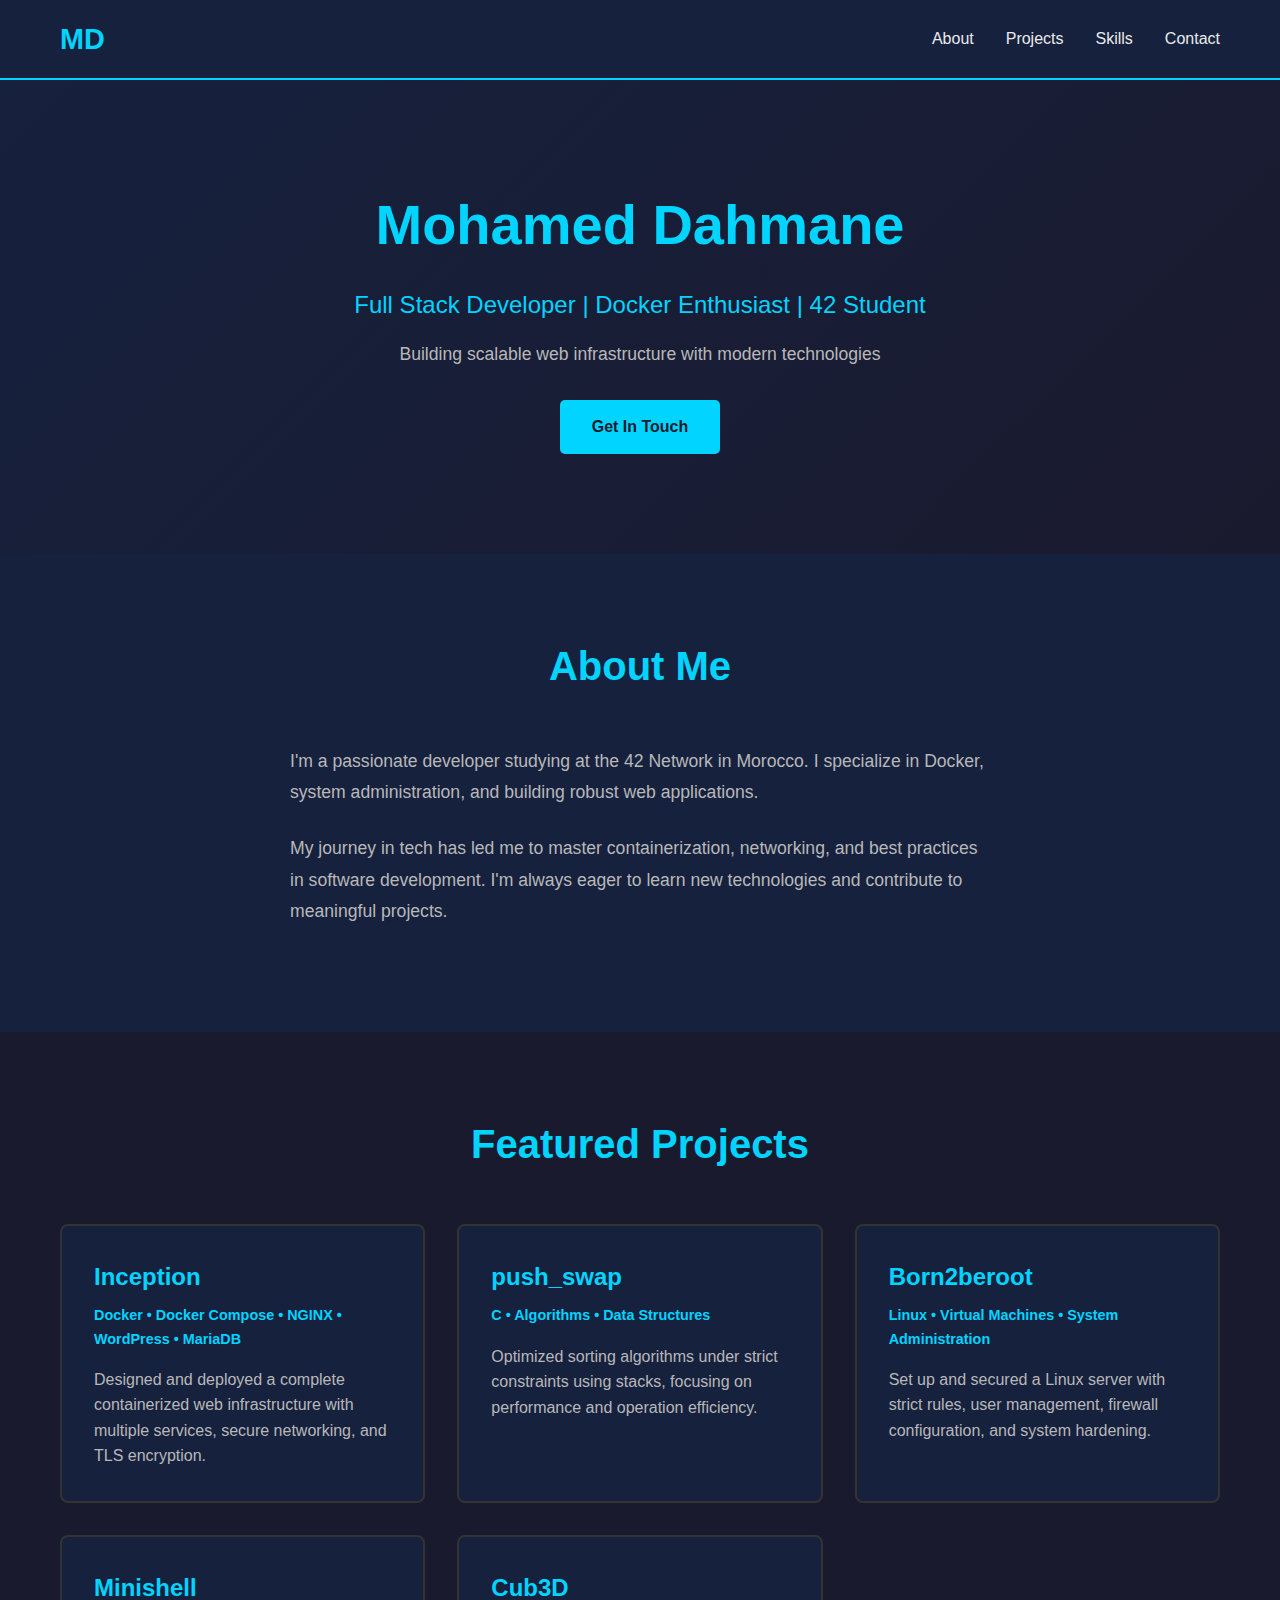
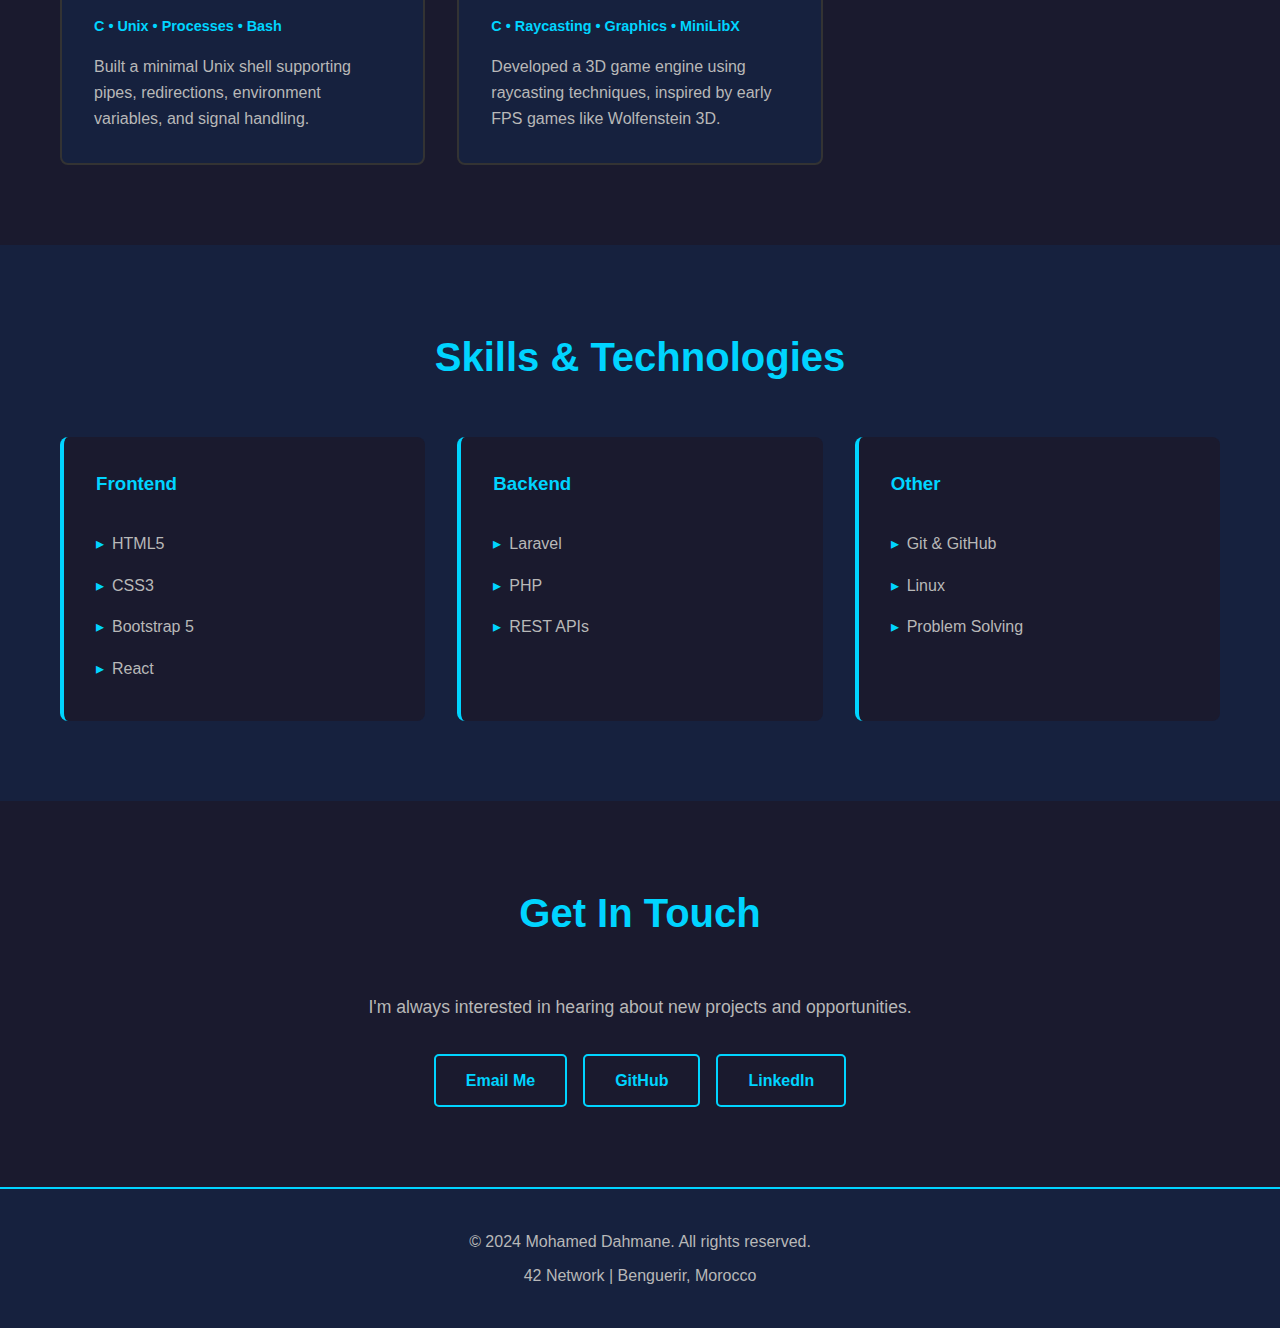
<file: srcs/requirements/static/html/index.html>
<!DOCTYPE html>
<html lang="en">
<head>
    <meta charset="UTF-8">
    <meta name="viewport" content="width=device-width, initial-scale=1.0">
    <title>Mohamed Dahmane - Portfolio</title>
    <link rel="stylesheet" href="style.css">
</head>
<body>
    <header>
        <nav class="navbar">
            <div class="container">
                <div class="logo">MD</div>
                <ul class="nav-links">
                    <li><a href="#about">About</a></li>
                    <li><a href="#projects">Projects</a></li>
                    <li><a href="#skills">Skills</a></li>
                    <li><a href="#contact">Contact</a></li>
                </ul>
            </div>
        </nav>
    </header>

    <main>
        <!-- Hero Section -->
        <section class="hero">
            <div class="container">
                <div class="hero-content">
                    <h1>Mohamed Dahmane</h1>
                    <p class="subtitle">Full Stack Developer | Docker Enthusiast | 42 Student</p>
                    <p class="description">Building scalable web infrastructure with modern technologies</p>
                    <a href="#contact" class="btn btn-primary">Get In Touch</a>
                </div>
            </div>
        </section>

        <!-- About Section -->
        <section id="about" class="about">
            <div class="container">
                <h2>About Me</h2>
                <div class="about-content">
                    <p>
                        I'm a passionate developer studying at the 42 Network in Morocco. 
                        I specialize in Docker, system administration, and building robust web applications.
                    </p>
                    <p>
                        My journey in tech has led me to master containerization, networking, 
                        and best practices in software development. I'm always eager to learn new technologies 
                        and contribute to meaningful projects.
                    </p>
                </div>
            </div>
        </section>

        <!-- Projects Section -->
        <section id="projects" class="projects">
            <div class="container">
                <h2>Featured Projects</h2>
                <div class="projects-grid">
                    <div class="project-card">
                        <h3>Inception</h3>
                        <p class="tech">Docker • Docker Compose • NGINX • WordPress • MariaDB</p>
                        <p>
                            Designed and deployed a complete containerized web infrastructure
                            with multiple services, secure networking, and TLS encryption.
                        </p>
                    </div>

                    <div class="project-card">
                        <h3>push_swap</h3>
                        <p class="tech">C • Algorithms • Data Structures</p>
                        <p>
                            Optimized sorting algorithms under strict constraints using stacks,
                            focusing on performance and operation efficiency.
                        </p>
                    </div>

                    <div class="project-card">
                        <h3>Born2beroot</h3>
                        <p class="tech">Linux • Virtual Machines • System Administration</p>
                        <p>
                            Set up and secured a Linux server with strict rules, user management,
                            firewall configuration, and system hardening.
                        </p>
                    </div>

                    <div class="project-card">
                        <h3>Minishell</h3>
                        <p class="tech">C • Unix • Processes • Bash</p>
                        <p>
                            Built a minimal Unix shell supporting pipes, redirections,
                            environment variables, and signal handling.
                        </p>
                    </div>

                    <div class="project-card">
                        <h3>Cub3D</h3>
                        <p class="tech">C • Raycasting • Graphics • MiniLibX</p>
                        <p>
                            Developed a 3D game engine using raycasting techniques,
                            inspired by early FPS games like Wolfenstein 3D.
                        </p>
                    </div>
                </div>
            </div>
        </section>


        <!-- Skills Section -->
        <section id="skills" class="skills">
            <div class="container">
                <h2>Skills & Technologies</h2>
                <div class="skills-grid">
                    <div class="skill-category">
                        <h3>Frontend</h3>
                        <ul>
                            <li>HTML5</li>
                            <li>CSS3</li>
                            <li>Bootstrap 5</li>
                            <li>React</li>
                        </ul>
                    </div>

                    <div class="skill-category">
                        <h3>Backend</h3>
                        <ul>
                            <li>Laravel</li>
                            <li>PHP</li>
                            <li>REST APIs</li>
                        </ul>
                    </div>

                    <div class="skill-category">
                        <h3>Other</h3>
                        <ul>
                            <li>Git & GitHub</li>
                            <li>Linux</li>
                            <li>Problem Solving</li>
                        </ul>
                    </div>
                </div>
            </div>
        </section>


        <!-- Contact Section -->
        <section id="contact" class="contact">
            <div class="container">
                <h2>Get In Touch</h2>
                <div class="contact-content">
                    <p>I'm always interested in hearing about new projects and opportunities.</p>
                    <div class="contact-links">
                        <a href="mailto:mohdahma@student.42.fr" class="btn btn-secondary">Email Me</a>
                        <a href="https://github.com" class="btn btn-secondary">GitHub</a>
                        <a href="https://linkedin.com" class="btn btn-secondary">LinkedIn</a>
                    </div>
                </div>
            </div>
        </section>
    </main>

    <footer>
        <div class="container">
            <p>&copy; 2024 Mohamed Dahmane. All rights reserved.</p>
            <p>42 Network | Benguerir, Morocco</p>
        </div>
    </footer>
</body>
</html>
</file>
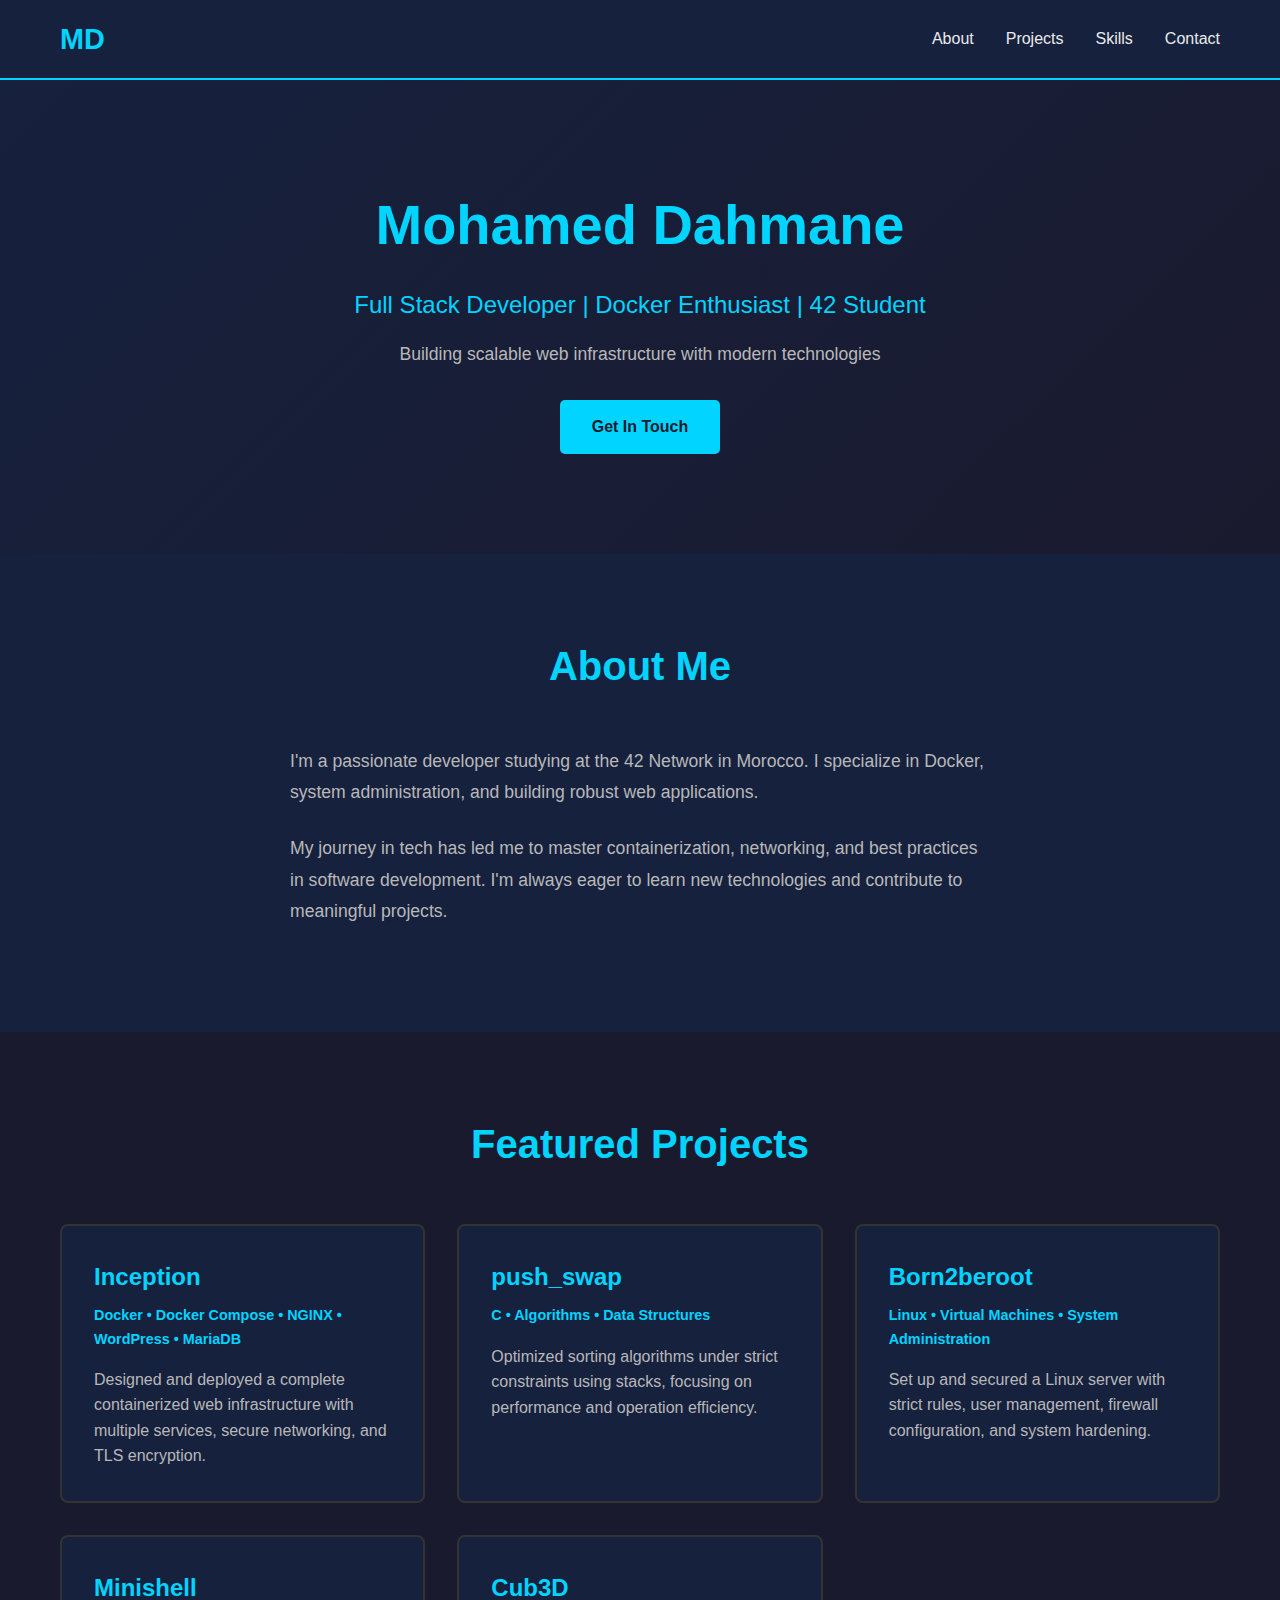
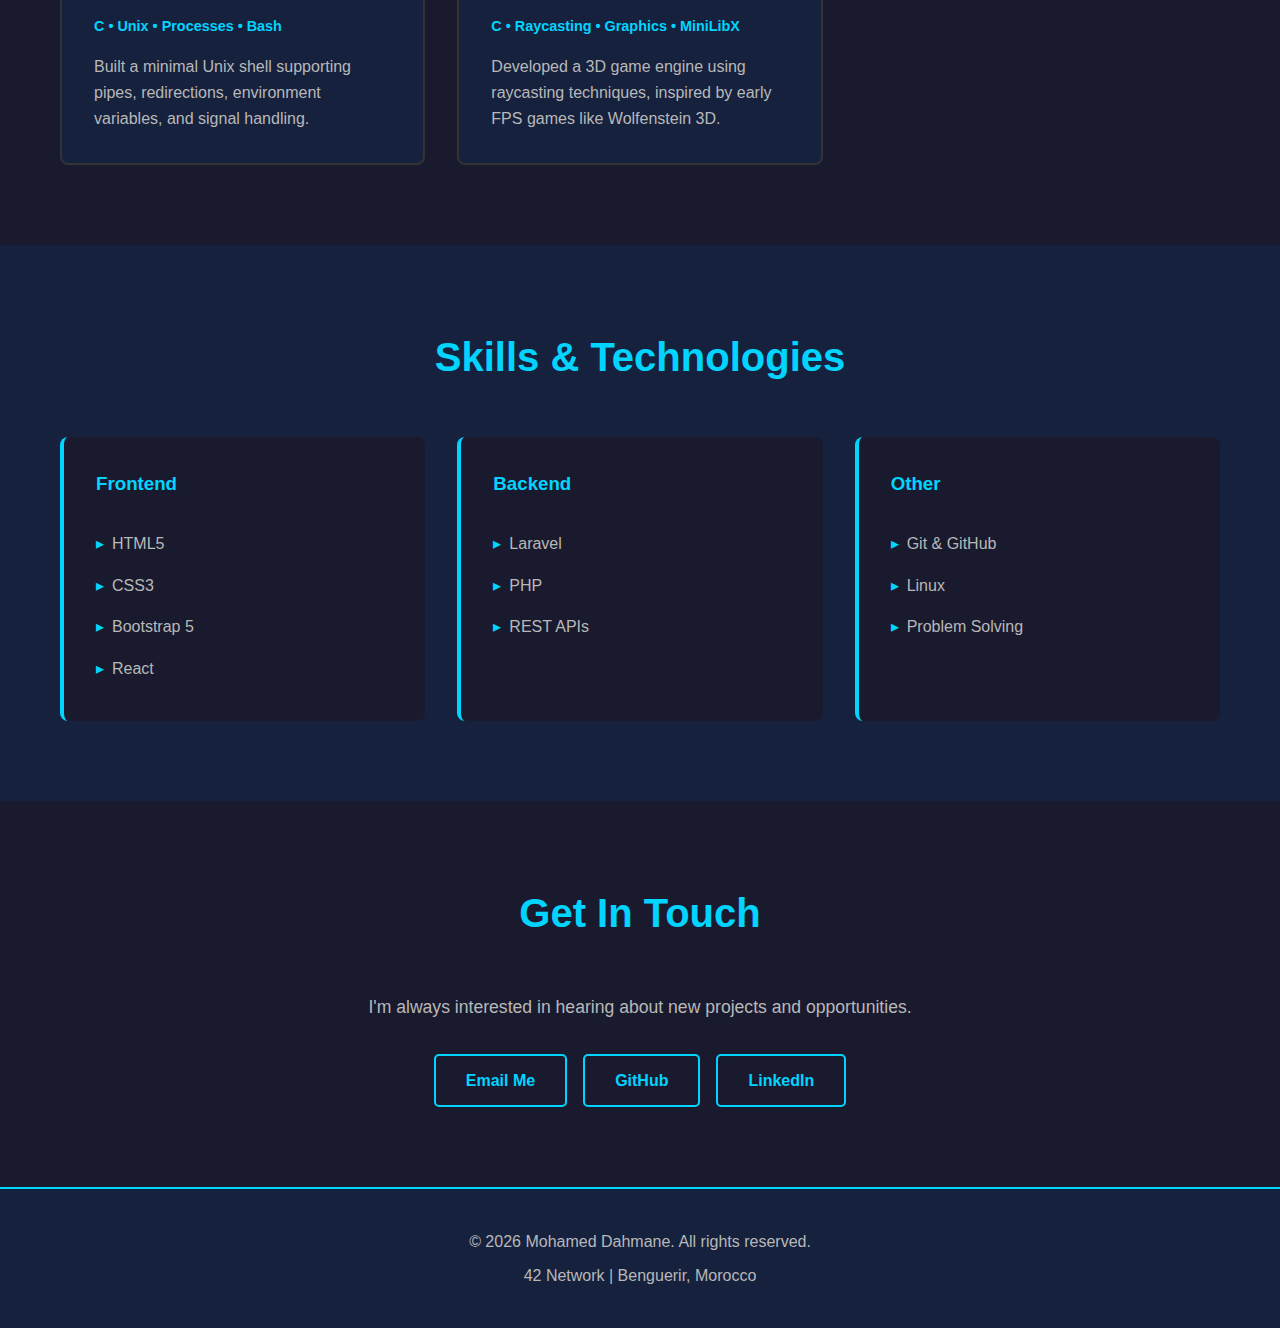
<file: srcs/requirements/bonus/static/html/index.html>
<!DOCTYPE html>
<html lang="en">
<head>
    <meta charset="UTF-8">
    <meta name="viewport" content="width=device-width, initial-scale=1.0">
    <title>Mohamed Dahmane - Portfolio</title>
    <link rel="stylesheet" href="style.css">
</head>
<body>
    <header>
        <nav class="navbar">
            <div class="container">
                <div class="logo">MD</div>
                <ul class="nav-links">
                    <li><a href="#about">About</a></li>
                    <li><a href="#projects">Projects</a></li>
                    <li><a href="#skills">Skills</a></li>
                    <li><a href="#contact">Contact</a></li>
                </ul>
            </div>
        </nav>
    </header>

    <main>
        <!-- Hero Section -->
        <section class="hero">
            <div class="container">
                <div class="hero-content">
                    <h1>Mohamed Dahmane</h1>
                    <p class="subtitle">Full Stack Developer | Docker Enthusiast | 42 Student</p>
                    <p class="description">Building scalable web infrastructure with modern technologies</p>
                    <a href="#contact" class="btn btn-primary">Get In Touch</a>
                </div>
            </div>
        </section>

        <!-- About Section -->
        <section id="about" class="about">
            <div class="container">
                <h2>About Me</h2>
                <div class="about-content">
                    <p>
                        I'm a passionate developer studying at the 42 Network in Morocco. 
                        I specialize in Docker, system administration, and building robust web applications.
                    </p>
                    <p>
                        My journey in tech has led me to master containerization, networking, 
                        and best practices in software development. I'm always eager to learn new technologies 
                        and contribute to meaningful projects.
                    </p>
                </div>
            </div>
        </section>

        <!-- Projects Section -->
        <section id="projects" class="projects">
            <div class="container">
                <h2>Featured Projects</h2>
                <div class="projects-grid">
                    <div class="project-card">
                        <h3>Inception</h3>
                        <p class="tech">Docker • Docker Compose • NGINX • WordPress • MariaDB</p>
                        <p>
                            Designed and deployed a complete containerized web infrastructure
                            with multiple services, secure networking, and TLS encryption.
                        </p>
                    </div>

                    <div class="project-card">
                        <h3>push_swap</h3>
                        <p class="tech">C • Algorithms • Data Structures</p>
                        <p>
                            Optimized sorting algorithms under strict constraints using stacks,
                            focusing on performance and operation efficiency.
                        </p>
                    </div>

                    <div class="project-card">
                        <h3>Born2beroot</h3>
                        <p class="tech">Linux • Virtual Machines • System Administration</p>
                        <p>
                            Set up and secured a Linux server with strict rules, user management,
                            firewall configuration, and system hardening.
                        </p>
                    </div>

                    <div class="project-card">
                        <h3>Minishell</h3>
                        <p class="tech">C • Unix • Processes • Bash</p>
                        <p>
                            Built a minimal Unix shell supporting pipes, redirections,
                            environment variables, and signal handling.
                        </p>
                    </div>

                    <div class="project-card">
                        <h3>Cub3D</h3>
                        <p class="tech">C • Raycasting • Graphics • MiniLibX</p>
                        <p>
                            Developed a 3D game engine using raycasting techniques,
                            inspired by early FPS games like Wolfenstein 3D.
                        </p>
                    </div>
                </div>
            </div>
        </section>


        <!-- Skills Section -->
        <section id="skills" class="skills">
            <div class="container">
                <h2>Skills & Technologies</h2>
                <div class="skills-grid">
                    <div class="skill-category">
                        <h3>Frontend</h3>
                        <ul>
                            <li>HTML5</li>
                            <li>CSS3</li>
                            <li>Bootstrap 5</li>
                            <li>React</li>
                        </ul>
                    </div>

                    <div class="skill-category">
                        <h3>Backend</h3>
                        <ul>
                            <li>Laravel</li>
                            <li>PHP</li>
                            <li>REST APIs</li>
                        </ul>
                    </div>

                    <div class="skill-category">
                        <h3>Other</h3>
                        <ul>
                            <li>Git & GitHub</li>
                            <li>Linux</li>
                            <li>Problem Solving</li>
                        </ul>
                    </div>
                </div>
            </div>
        </section>


        <!-- Contact Section -->
        <section id="contact" class="contact">
            <div class="container">
                <h2>Get In Touch</h2>
                <div class="contact-content">
                    <p>I'm always interested in hearing about new projects and opportunities.</p>
                    <div class="contact-links">
                        <a href="mailto:mohdahma@student.42.fr" class="btn btn-secondary">Email Me</a>
                        <a href="https://github.com/Mohamed0013" class="btn btn-secondary">GitHub</a>
                        <a href="https://www.linkedin.com/in/mohamed-dahmane-a7a031326/" class="btn btn-secondary">LinkedIn</a>
                    </div>
                </div>
            </div>
        </section>
    </main>

    <footer>
        <div class="container">
            <p>&copy; 2026 Mohamed Dahmane. All rights reserved.</p>
            <p>42 Network | Benguerir, Morocco</p>
        </div>
    </footer>
</body>
</html>
</file>
<file: srcs/requirements/static/html/style.css>
* {
    margin: 0;
    padding: 0;
    box-sizing: border-box;
}

:root {
    --primary-color: #1a1a2e;
    --secondary-color: #16213e;
    --accent-color: #00d4ff;
    --text-color: #eaeaea;
    --light-text: #b8b8b8;
    --border-color: #333;
}

body {
    font-family: 'Segoe UI', Tahoma, Geneva, Verdana, sans-serif;
    background-color: var(--primary-color);
    color: var(--text-color);
    line-height: 1.6;
    overflow-x: hidden;
}

.container {
    max-width: 1200px;
    margin: 0 auto;
    padding: 0 20px;
}

/* Header & Navigation */
header {
    background-color: var(--secondary-color);
    border-bottom: 2px solid var(--accent-color);
    position: sticky;
    top: 0;
    z-index: 100;
}

.navbar {
    padding: 1rem 0;
}

.navbar .container {
    display: flex;
    justify-content: space-between;
    align-items: center;
}

.logo {
    font-size: 1.8rem;
    font-weight: bold;
    color: var(--accent-color);
}

.nav-links {
    display: flex;
    list-style: none;
    gap: 2rem;
}

.nav-links a {
    color: var(--text-color);
    text-decoration: none;
    transition: color 0.3s ease;
}

.nav-links a:hover {
    color: var(--accent-color);
}

/* Hero Section */
.hero {
    padding: 100px 0;
    background: linear-gradient(135deg, var(--secondary-color) 0%, var(--primary-color) 100%);
    text-align: center;
}

.hero-content h1 {
    font-size: 3.5rem;
    margin-bottom: 1rem;
    color: var(--accent-color);
    animation: slideInDown 0.8s ease;
}

.subtitle {
    font-size: 1.5rem;
    color: var(--accent-color);
    margin-bottom: 1rem;
}

.description {
    font-size: 1.1rem;
    color: var(--light-text);
    margin-bottom: 2rem;
}

@keyframes slideInDown {
    from {
        opacity: 0;
        transform: translateY(-30px);
    }
    to {
        opacity: 1;
        transform: translateY(0);
    }
}

/* Buttons */
.btn {
    display: inline-block;
    padding: 12px 30px;
    border-radius: 5px;
    text-decoration: none;
    transition: all 0.3s ease;
    font-weight: 600;
    border: 2px solid transparent;
}

.btn-primary {
    background-color: var(--accent-color);
    color: var(--primary-color);
}

.btn-primary:hover {
    transform: translateY(-3px);
    box-shadow: 0 10px 20px rgba(0, 212, 255, 0.3);
}

.btn-secondary {
    background-color: transparent;
    color: var(--accent-color);
    border: 2px solid var(--accent-color);
}

.btn-secondary:hover {
    background-color: var(--accent-color);
    color: var(--primary-color);
}

/* About Section */
.about {
    padding: 80px 0;
    background-color: var(--secondary-color);
}

.about h2,
.projects h2,
.skills h2,
.contact h2 {
    font-size: 2.5rem;
    margin-bottom: 3rem;
    text-align: center;
    color: var(--accent-color);
}

.about-content {
    max-width: 700px;
    margin: 0 auto;
    line-height: 1.8;
    font-size: 1.1rem;
}

.about-content p {
    margin-bottom: 1.5rem;
    color: var(--light-text);
}

/* Projects Section */
.projects {
    padding: 80px 0;
    background-color: var(--primary-color);
}

.projects-grid {
    display: grid;
    grid-template-columns: repeat(auto-fit, minmax(300px, 1fr));
    gap: 2rem;
}

.project-card {
    background-color: var(--secondary-color);
    padding: 2rem;
    border-radius: 8px;
    border: 2px solid var(--border-color);
    transition: all 0.3s ease;
}

.project-card:hover {
    border-color: var(--accent-color);
    transform: translateY(-5px);
    box-shadow: 0 15px 30px rgba(0, 212, 255, 0.2);
}

.project-card h3 {
    color: var(--accent-color);
    margin-bottom: 0.5rem;
    font-size: 1.5rem;
}

.project-card .tech {
    color: var(--accent-color);
    font-size: 0.9rem;
    margin-bottom: 1rem;
    font-weight: 600;
}

.project-card p {
    color: var(--light-text);
}

/* Skills Section */
.skills {
    padding: 80px 0;
    background-color: var(--secondary-color);
}

.skills-grid {
    display: grid;
    grid-template-columns: repeat(auto-fit, minmax(250px, 1fr));
    gap: 2rem;
}

.skill-category {
    background-color: var(--primary-color);
    padding: 2rem;
    border-radius: 8px;
    border-left: 4px solid var(--accent-color);
}

.skill-category h3 {
    color: var(--accent-color);
    margin-bottom: 1.5rem;
}

.skill-category ul {
    list-style: none;
}

.skill-category li {
    color: var(--light-text);
    padding: 0.5rem 0;
    padding-left: 1rem;
    position: relative;
}

.skill-category li:before {
    content: "▸";
    position: absolute;
    left: 0;
    color: var(--accent-color);
}

/* Contact Section */
.contact {
    padding: 80px 0;
    background-color: var(--primary-color);
    text-align: center;
}

.contact-content {
    max-width: 600px;
    margin: 0 auto;
}

.contact-content p {
    font-size: 1.1rem;
    color: var(--light-text);
    margin-bottom: 2rem;
}

.contact-links {
    display: flex;
    justify-content: center;
    gap: 1rem;
    flex-wrap: wrap;
}

/* Footer */
footer {
    background-color: var(--secondary-color);
    border-top: 2px solid var(--accent-color);
    padding: 2rem 0;
    text-align: center;
    color: var(--light-text);
}

footer p {
    margin: 0.5rem 0;
}

/* Responsive Design */
@media (max-width: 768px) {
    .hero-content h1 {
        font-size: 2.5rem;
    }

    .subtitle {
        font-size: 1.2rem;
    }

    .nav-links {
        gap: 1rem;
    }

    .projects-grid,
    .skills-grid {
        grid-template-columns: 1fr;
    }

    .contact-links {
        flex-direction: column;
        align-items: center;
    }

    .btn {
        width: 100%;
        text-align: center;
    }
}

@media (max-width: 480px) {
    .hero-content h1 {
        font-size: 2rem;
    }

    .nav-links {
        flex-direction: column;
        gap: 0.5rem;
    }

    .about h2,
    .projects h2,
    .skills h2,
    .contact h2 {
        font-size: 2rem;
    }
}
</file>
<file: srcs/requirements/bonus/static/html/style.css>
* {
    margin: 0;
    padding: 0;
    box-sizing: border-box;
}

:root {
    --primary-color: #1a1a2e;
    --secondary-color: #16213e;
    --accent-color: #00d4ff;
    --text-color: #eaeaea;
    --light-text: #b8b8b8;
    --border-color: #333;
}

body {
    font-family: 'Segoe UI', Tahoma, Geneva, Verdana, sans-serif;
    background-color: var(--primary-color);
    color: var(--text-color);
    line-height: 1.6;
    overflow-x: hidden;
}

.container {
    max-width: 1200px;
    margin: 0 auto;
    padding: 0 20px;
}

/* Header & Navigation */
header {
    background-color: var(--secondary-color);
    border-bottom: 2px solid var(--accent-color);
    position: sticky;
    top: 0;
    z-index: 100;
}

.navbar {
    padding: 1rem 0;
}

.navbar .container {
    display: flex;
    justify-content: space-between;
    align-items: center;
}

.logo {
    font-size: 1.8rem;
    font-weight: bold;
    color: var(--accent-color);
}

.nav-links {
    display: flex;
    list-style: none;
    gap: 2rem;
}

.nav-links a {
    color: var(--text-color);
    text-decoration: none;
    transition: color 0.3s ease;
}

.nav-links a:hover {
    color: var(--accent-color);
}

/* Hero Section */
.hero {
    padding: 100px 0;
    background: linear-gradient(135deg, var(--secondary-color) 0%, var(--primary-color) 100%);
    text-align: center;
}

.hero-content h1 {
    font-size: 3.5rem;
    margin-bottom: 1rem;
    color: var(--accent-color);
    animation: slideInDown 0.8s ease;
}

.subtitle {
    font-size: 1.5rem;
    color: var(--accent-color);
    margin-bottom: 1rem;
}

.description {
    font-size: 1.1rem;
    color: var(--light-text);
    margin-bottom: 2rem;
}

@keyframes slideInDown {
    from {
        opacity: 0;
        transform: translateY(-30px);
    }
    to {
        opacity: 1;
        transform: translateY(0);
    }
}

/* Buttons */
.btn {
    display: inline-block;
    padding: 12px 30px;
    border-radius: 5px;
    text-decoration: none;
    transition: all 0.3s ease;
    font-weight: 600;
    border: 2px solid transparent;
}

.btn-primary {
    background-color: var(--accent-color);
    color: var(--primary-color);
}

.btn-primary:hover {
    transform: translateY(-3px);
    box-shadow: 0 10px 20px rgba(0, 212, 255, 0.3);
}

.btn-secondary {
    background-color: transparent;
    color: var(--accent-color);
    border: 2px solid var(--accent-color);
}

.btn-secondary:hover {
    background-color: var(--accent-color);
    color: var(--primary-color);
}

/* About Section */
.about {
    padding: 80px 0;
    background-color: var(--secondary-color);
}

.about h2,
.projects h2,
.skills h2,
.contact h2 {
    font-size: 2.5rem;
    margin-bottom: 3rem;
    text-align: center;
    color: var(--accent-color);
}

.about-content {
    max-width: 700px;
    margin: 0 auto;
    line-height: 1.8;
    font-size: 1.1rem;
}

.about-content p {
    margin-bottom: 1.5rem;
    color: var(--light-text);
}

/* Projects Section */
.projects {
    padding: 80px 0;
    background-color: var(--primary-color);
}

.projects-grid {
    display: grid;
    grid-template-columns: repeat(auto-fit, minmax(300px, 1fr));
    gap: 2rem;
}

.project-card {
    background-color: var(--secondary-color);
    padding: 2rem;
    border-radius: 8px;
    border: 2px solid var(--border-color);
    transition: all 0.3s ease;
}

.project-card:hover {
    border-color: var(--accent-color);
    transform: translateY(-5px);
    box-shadow: 0 15px 30px rgba(0, 212, 255, 0.2);
}

.project-card h3 {
    color: var(--accent-color);
    margin-bottom: 0.5rem;
    font-size: 1.5rem;
}

.project-card .tech {
    color: var(--accent-color);
    font-size: 0.9rem;
    margin-bottom: 1rem;
    font-weight: 600;
}

.project-card p {
    color: var(--light-text);
}

/* Skills Section */
.skills {
    padding: 80px 0;
    background-color: var(--secondary-color);
}

.skills-grid {
    display: grid;
    grid-template-columns: repeat(auto-fit, minmax(250px, 1fr));
    gap: 2rem;
}

.skill-category {
    background-color: var(--primary-color);
    padding: 2rem;
    border-radius: 8px;
    border-left: 4px solid var(--accent-color);
}

.skill-category h3 {
    color: var(--accent-color);
    margin-bottom: 1.5rem;
}

.skill-category ul {
    list-style: none;
}

.skill-category li {
    color: var(--light-text);
    padding: 0.5rem 0;
    padding-left: 1rem;
    position: relative;
}

.skill-category li:before {
    content: "▸";
    position: absolute;
    left: 0;
    color: var(--accent-color);
}

/* Contact Section */
.contact {
    padding: 80px 0;
    background-color: var(--primary-color);
    text-align: center;
}

.contact-content {
    max-width: 600px;
    margin: 0 auto;
}

.contact-content p {
    font-size: 1.1rem;
    color: var(--light-text);
    margin-bottom: 2rem;
}

.contact-links {
    display: flex;
    justify-content: center;
    gap: 1rem;
    flex-wrap: wrap;
}

/* Footer */
footer {
    background-color: var(--secondary-color);
    border-top: 2px solid var(--accent-color);
    padding: 2rem 0;
    text-align: center;
    color: var(--light-text);
}

footer p {
    margin: 0.5rem 0;
}

/* Responsive Design */
@media (max-width: 768px) {
    .hero-content h1 {
        font-size: 2.5rem;
    }

    .subtitle {
        font-size: 1.2rem;
    }

    .nav-links {
        gap: 1rem;
    }

    .projects-grid,
    .skills-grid {
        grid-template-columns: 1fr;
    }

    .contact-links {
        flex-direction: column;
        align-items: center;
    }

    .btn {
        width: 100%;
        text-align: center;
    }
}

@media (max-width: 480px) {
    .hero-content h1 {
        font-size: 2rem;
    }

    .nav-links {
        flex-direction: column;
        gap: 0.5rem;
    }

    .about h2,
    .projects h2,
    .skills h2,
    .contact h2 {
        font-size: 2rem;
    }
}
</file>
